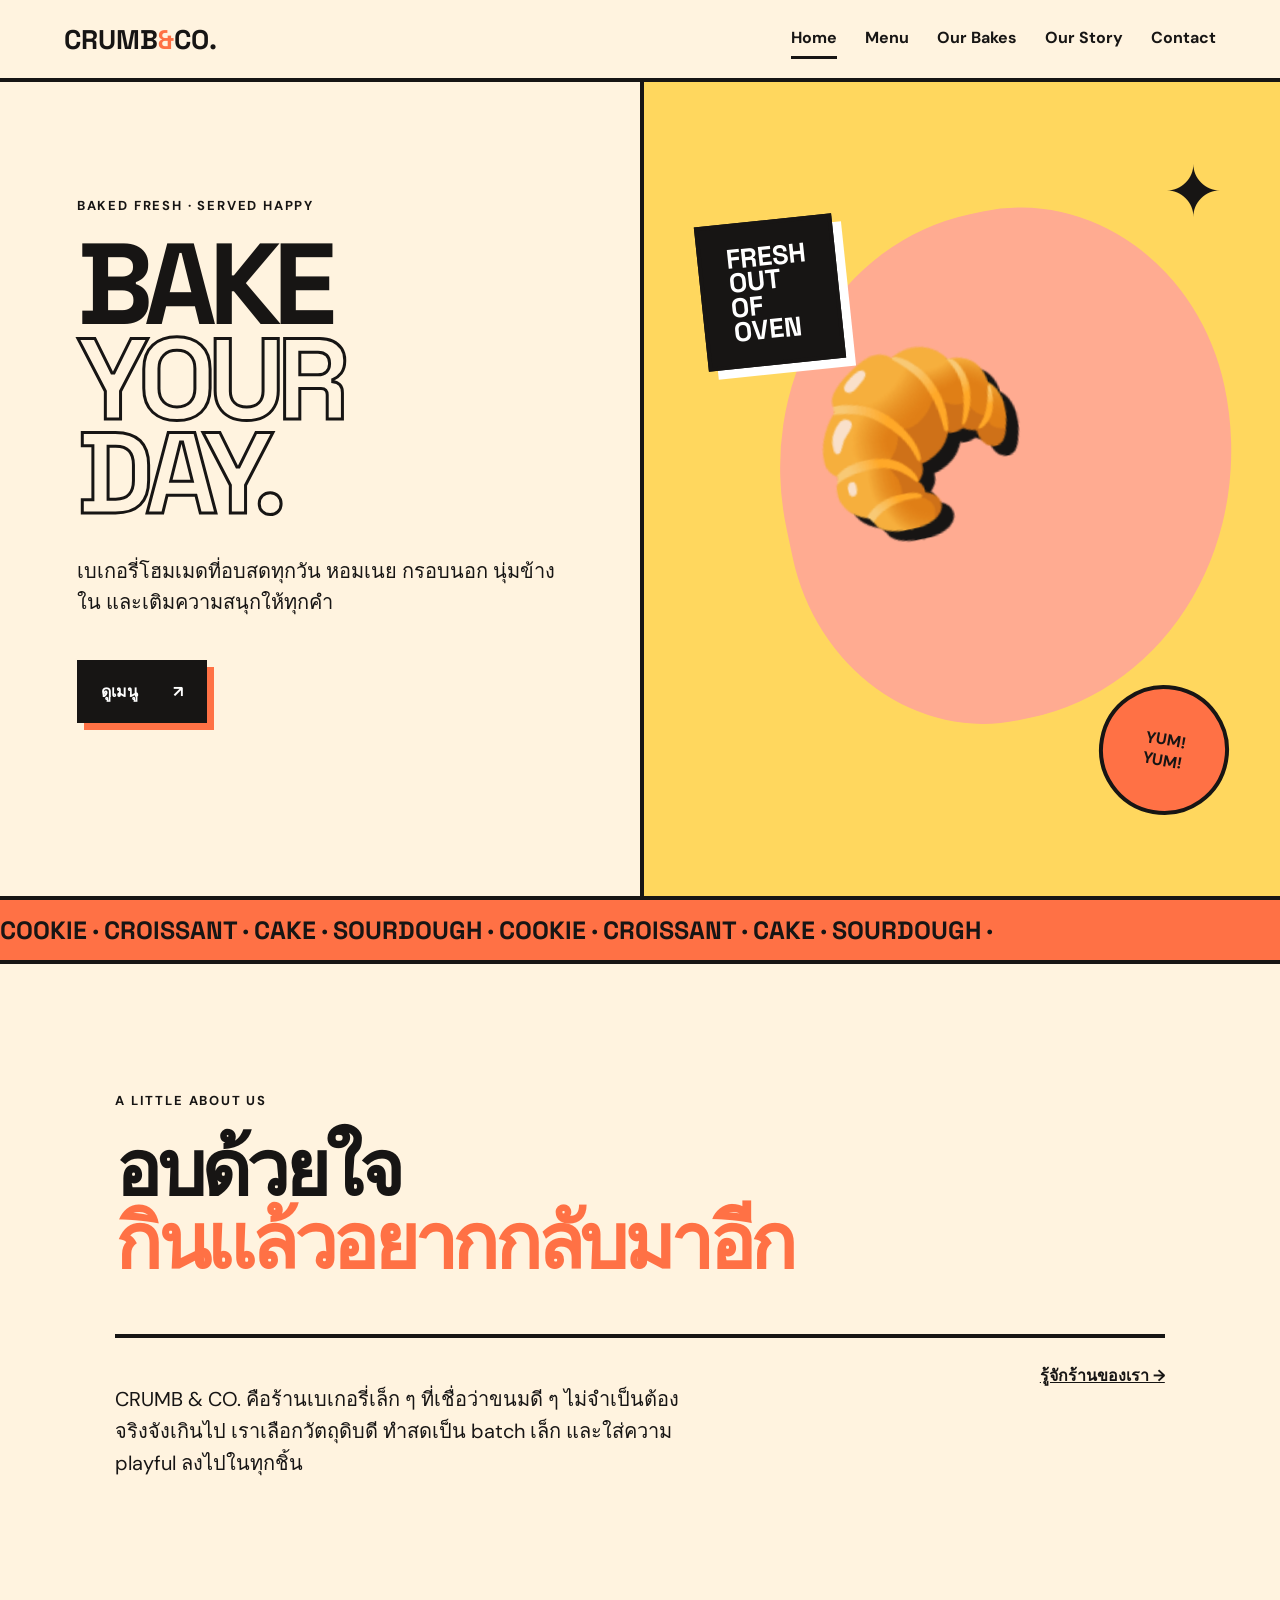
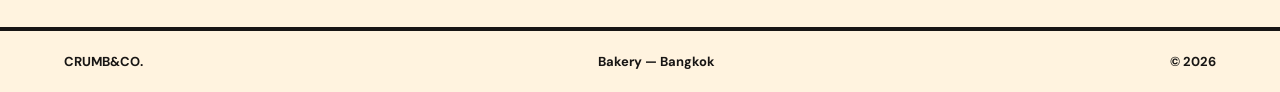
<file: index.html>
<!doctype html>
<html lang="th">
<head>
<meta charset="utf-8"><meta name="viewport" content="width=device-width,initial-scale=1">
<title>CRUMB & CO. — Bakery</title><link rel="stylesheet" href="style.css">
</head>
<body>
<header class="nav">
  <a class="logo" href="index.html">CRUMB<span>&</span>CO.</a>
  <nav><a class="active" href="index.html">Home</a><a href="services.html">Menu</a><a href="work.html">Our Bakes</a><a href="process.html">Our Story</a><a href="contact.html">Contact</a></nav>
  <button class="menu" aria-label="เปิดเมนู">☰</button>
</header>

<main>
<section class="hero">
  <div class="hero-copy">
    <p class="eyebrow">BAKED FRESH · SERVED HAPPY</p>
    <h1>BAKE<br><em>YOUR DAY.</em></h1>
    <p class="lead">เบเกอรี่โฮมเมดที่อบสดทุกวัน หอมเนย กรอบนอก นุ่มข้างใน และเติมความสนุกให้ทุกคำ</p>
    <a class="btn" href="services.html">ดูเมนู <span>↗</span></a>
  </div>
  <div class="hero-art">
    <div class="blob"></div><div class="sun">✦</div>
    <div class="bread">🥐</div>
    <div class="label">FRESH<br>OUT<br>OF<br>OVEN</div>
    <div class="sticker">YUM!<br>YUM!</div>
  </div>
</section>

<section class="marquee"><div>COOKIE · CROISSANT · CAKE · SOURDOUGH · COOKIE · CROISSANT · CAKE · SOURDOUGH ·</div></section>

<section class="intro">
  <p class="eyebrow">A LITTLE ABOUT US</p>
  <h2>อบด้วยใจ<br><span>กินแล้วอยากกลับมาอีก</span></h2>
  <div class="intro-grid">
    <p>CRUMB & CO. คือร้านเบเกอรี่เล็ก ๆ ที่เชื่อว่าขนมดี ๆ ไม่จำเป็นต้องจริงจังเกินไป เราเลือกวัตถุดิบดี ทำสดเป็น batch เล็ก และใส่ความ playful ลงไปในทุกชิ้น</p>
    <a class="text-link" href="process.html">รู้จักร้านของเรา →</a>
  </div>
</section>
</main>

<footer><span>CRUMB&CO.</span><span>Bakery — Bangkok</span><span>© 2026</span></footer>
<script src="script.js"></script>
</body></html>
</file>
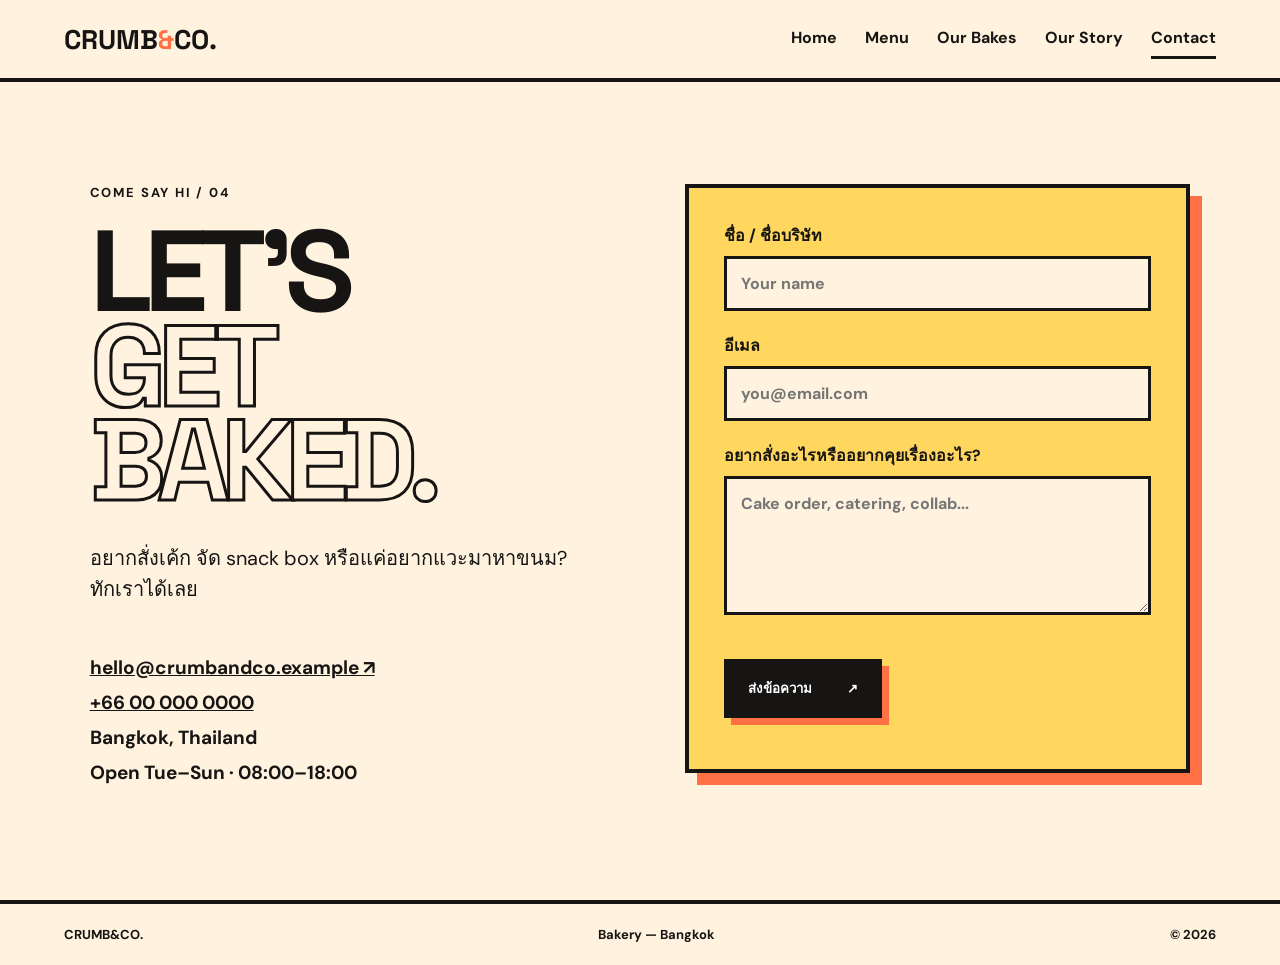
<file: contact.html>
<!doctype html>
<html lang="th"><head><meta charset="utf-8"><meta name="viewport" content="width=device-width,initial-scale=1">
<title>Contact — CRUMB & CO.</title><link rel="stylesheet" href="style.css"></head>
<body>
<header class="nav"><a class="logo" href="index.html">CRUMB<span>&</span>CO.</a>
<nav><a href="index.html">Home</a><a href="services.html">Menu</a><a href="work.html">Our Bakes</a><a href="process.html">Our Story</a><a class="active" href="contact.html">Contact</a></nav><button class="menu">☰</button></header>
<main class="contact-page">
<div><p class="eyebrow">COME SAY HI / 04</p><h1>LET'S<br><em>GET BAKED.</em></h1><p class="lead">อยากสั่งเค้ก จัด snack box หรือแค่อยากแวะมาหาขนม? ทักเราได้เลย</p>
<div class="contact-links"><a href="mailto:hello@crumbandco.example">hello@crumbandco.example ↗</a><a href="tel:+66000000000">+66 00 000 0000</a><span>Bangkok, Thailand</span><span>Open Tue–Sun · 08:00–18:00</span></div></div>
<form onsubmit="return sendForm(event)">
<label>ชื่อ / ชื่อบริษัท<input required placeholder="Your name"></label>
<label>อีเมล<input type="email" required placeholder="you@email.com"></label>
<label>อยากสั่งอะไรหรืออยากคุยเรื่องอะไร?<textarea required rows="5" placeholder="Cake order, catering, collab..."></textarea></label>
<button class="btn" type="submit">ส่งข้อความ <span>↗</span></button><p id="form-note"></p>
</form>
</main>
<footer><span>CRUMB&CO.</span><span>Bakery — Bangkok</span><span>© 2026</span></footer><script src="script.js"></script></body></html>
</file>
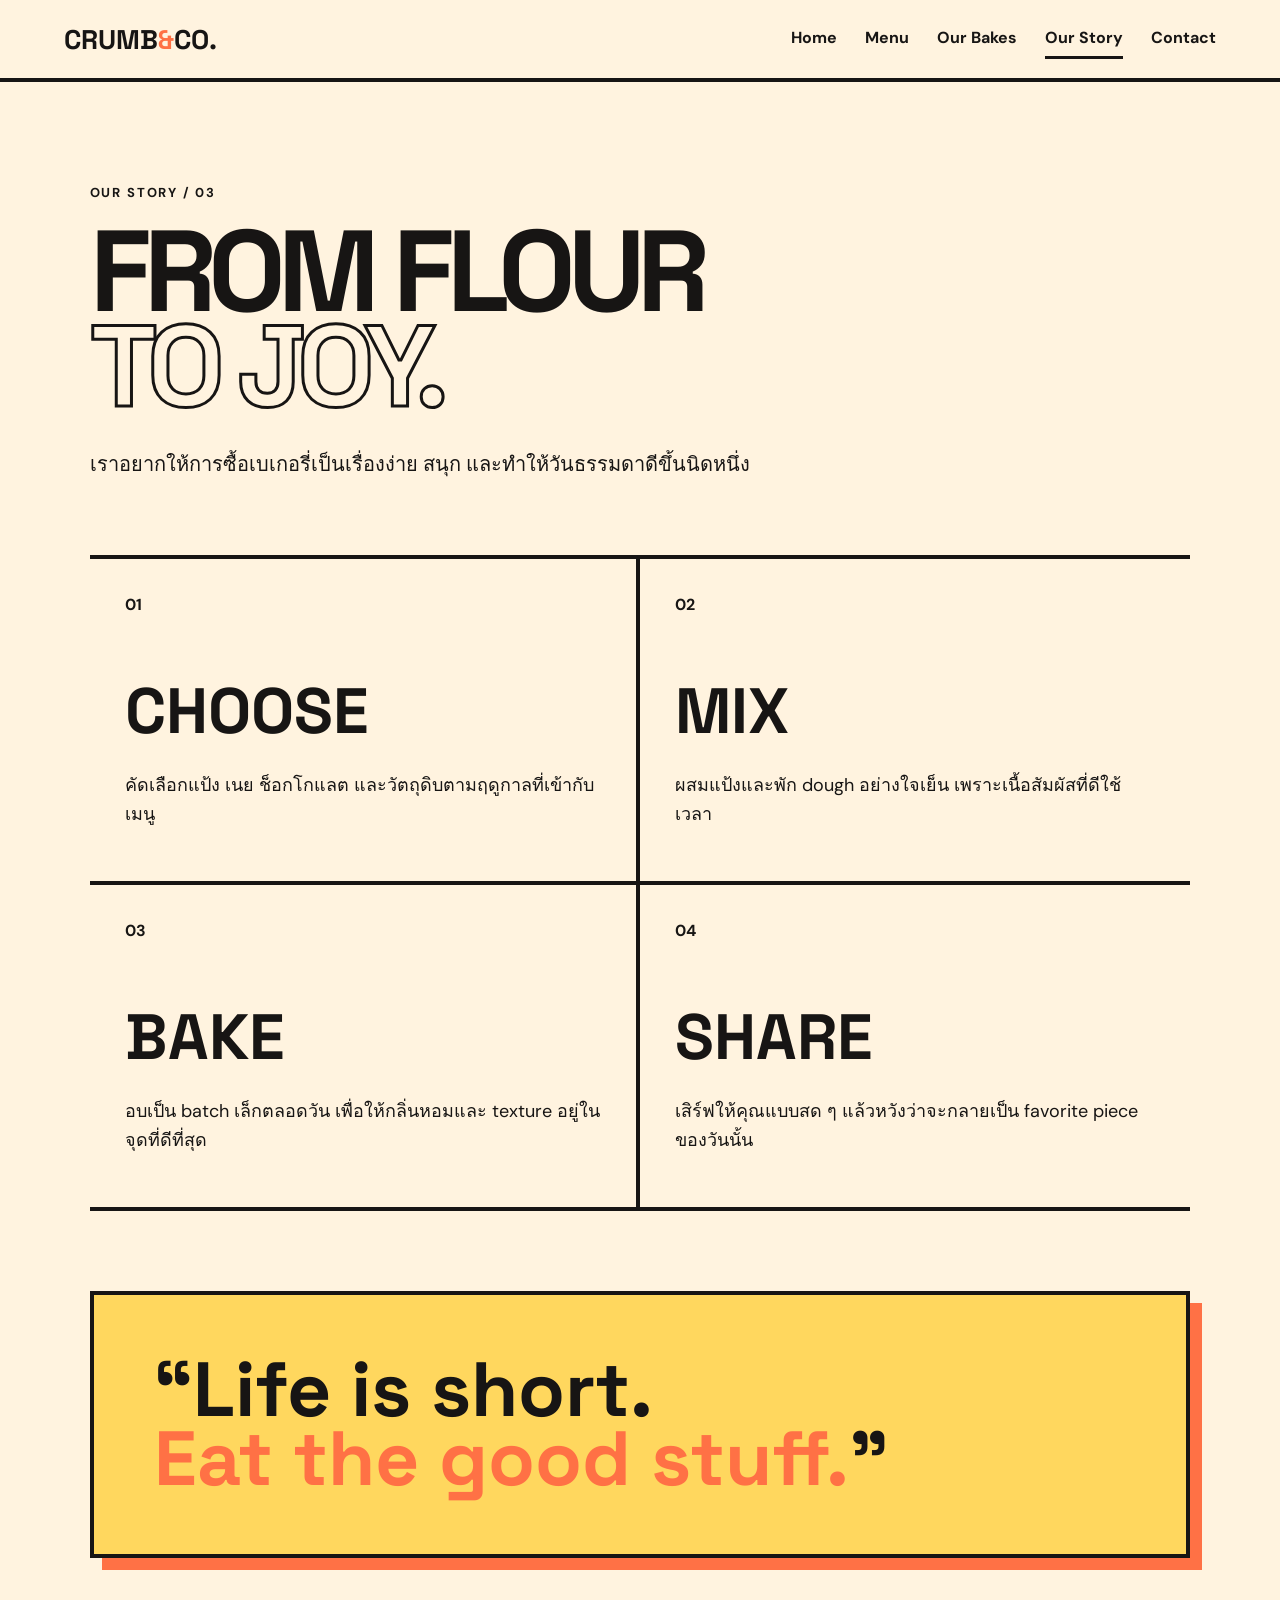
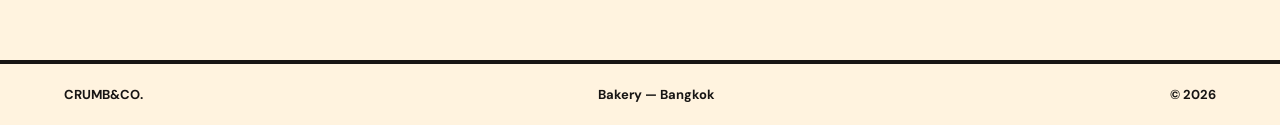
<file: process.html>
<!doctype html>
<html lang="th"><head><meta charset="utf-8"><meta name="viewport" content="width=device-width,initial-scale=1">
<title>Our Story — CRUMB & CO.</title><link rel="stylesheet" href="style.css"></head>
<body>
<header class="nav"><a class="logo" href="index.html">CRUMB<span>&</span>CO.</a>
<nav><a href="index.html">Home</a><a href="services.html">Menu</a><a href="work.html">Our Bakes</a><a class="active" href="process.html">Our Story</a><a href="contact.html">Contact</a></nav><button class="menu">☰</button></header>
<main class="page">
<section class="page-head"><p class="eyebrow">OUR STORY / 03</p><h1>FROM FLOUR<br><em>TO JOY.</em></h1><p>เราอยากให้การซื้อเบเกอรี่เป็นเรื่องง่าย สนุก และทำให้วันธรรมดาดีขึ้นนิดหนึ่ง</p></section>
<section class="steps">
<div><span>01</span><h2>CHOOSE</h2><p>คัดเลือกแป้ง เนย ช็อกโกแลต และวัตถุดิบตามฤดูกาลที่เข้ากับเมนู</p></div>
<div><span>02</span><h2>MIX</h2><p>ผสมแป้งและพัก dough อย่างใจเย็น เพราะเนื้อสัมผัสที่ดีใช้เวลา</p></div>
<div><span>03</span><h2>BAKE</h2><p>อบเป็น batch เล็กตลอดวัน เพื่อให้กลิ่นหอมและ texture อยู่ในจุดที่ดีที่สุด</p></div>
<div><span>04</span><h2>SHARE</h2><p>เสิร์ฟให้คุณแบบสด ๆ แล้วหวังว่าจะกลายเป็น favorite piece ของวันนั้น</p></div>
</section>
<div class="quote">“Life is short.<br><em>Eat the good stuff.</em>”</div>
</main>
<footer><span>CRUMB&CO.</span><span>Bakery — Bangkok</span><span>© 2026</span></footer><script src="script.js"></script></body></html>
</file>
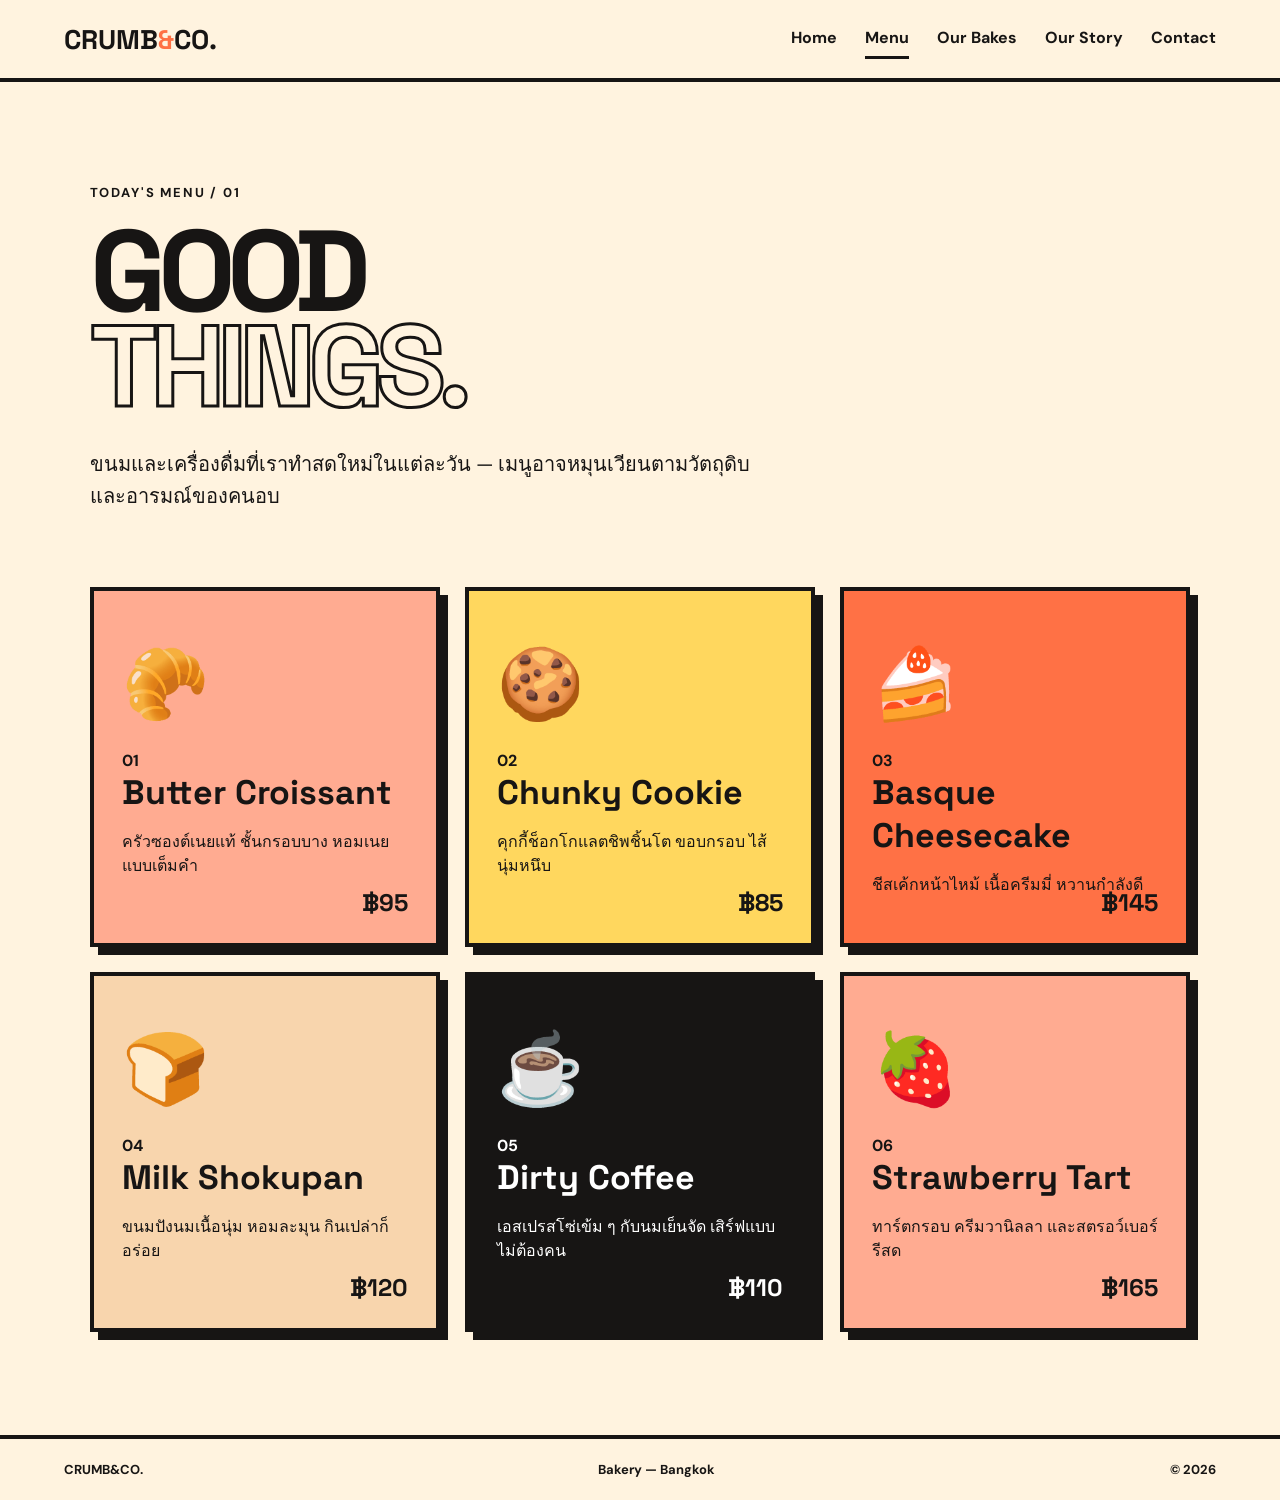
<file: services.html>
<!doctype html>
<html lang="th"><head><meta charset="utf-8"><meta name="viewport" content="width=device-width,initial-scale=1">
<title>Menu — CRUMB & CO.</title><link rel="stylesheet" href="style.css"></head>
<body>
<header class="nav"><a class="logo" href="index.html">CRUMB<span>&</span>CO.</a>
<nav><a href="index.html">Home</a><a class="active" href="services.html">Menu</a><a href="work.html">Our Bakes</a><a href="process.html">Our Story</a><a href="contact.html">Contact</a></nav><button class="menu">☰</button></header>
<main class="page">
<section class="page-head"><p class="eyebrow">TODAY'S MENU / 01</p><h1>GOOD<br><em>THINGS.</em></h1><p>ขนมและเครื่องดื่มที่เราทำสดใหม่ในแต่ละวัน — เมนูอาจหมุนเวียนตามวัตถุดิบและอารมณ์ของคนอบ</p></section>
<section class="menu-grid">
<article class="food-card peach"><div class="food-icon">🥐</div><span>01</span><h2>Butter Croissant</h2><p>ครัวซองต์เนยแท้ ชั้นกรอบบาง หอมเนยแบบเต็มคำ</p><b>฿95</b></article>
<article class="food-card yellow"><div class="food-icon">🍪</div><span>02</span><h2>Chunky Cookie</h2><p>คุกกี้ช็อกโกแลตชิพชิ้นโต ขอบกรอบ ไส้นุ่มหนึบ</p><b>฿85</b></article>
<article class="food-card orange"><div class="food-icon">🍰</div><span>03</span><h2>Basque Cheesecake</h2><p>ชีสเค้กหน้าไหม้ เนื้อครีมมี่ หวานกำลังดี</p><b>฿145</b></article>
<article class="food-card cream"><div class="food-icon">🍞</div><span>04</span><h2>Milk Shokupan</h2><p>ขนมปังนมเนื้อนุ่ม หอมละมุน กินเปล่าก็อร่อย</p><b>฿120</b></article>
<article class="food-card black"><div class="food-icon">☕</div><span>05</span><h2>Dirty Coffee</h2><p>เอสเปรสโซ่เข้ม ๆ กับนมเย็นจัด เสิร์ฟแบบไม่ต้องคน</p><b>฿110</b></article>
<article class="food-card peach"><div class="food-icon">🍓</div><span>06</span><h2>Strawberry Tart</h2><p>ทาร์ตกรอบ ครีมวานิลลา และสตรอว์เบอร์รีสด</p><b>฿165</b></article>
</section>
</main>
<footer><span>CRUMB&CO.</span><span>Bakery — Bangkok</span><span>© 2026</span></footer><script src="script.js"></script></body></html>
</file>
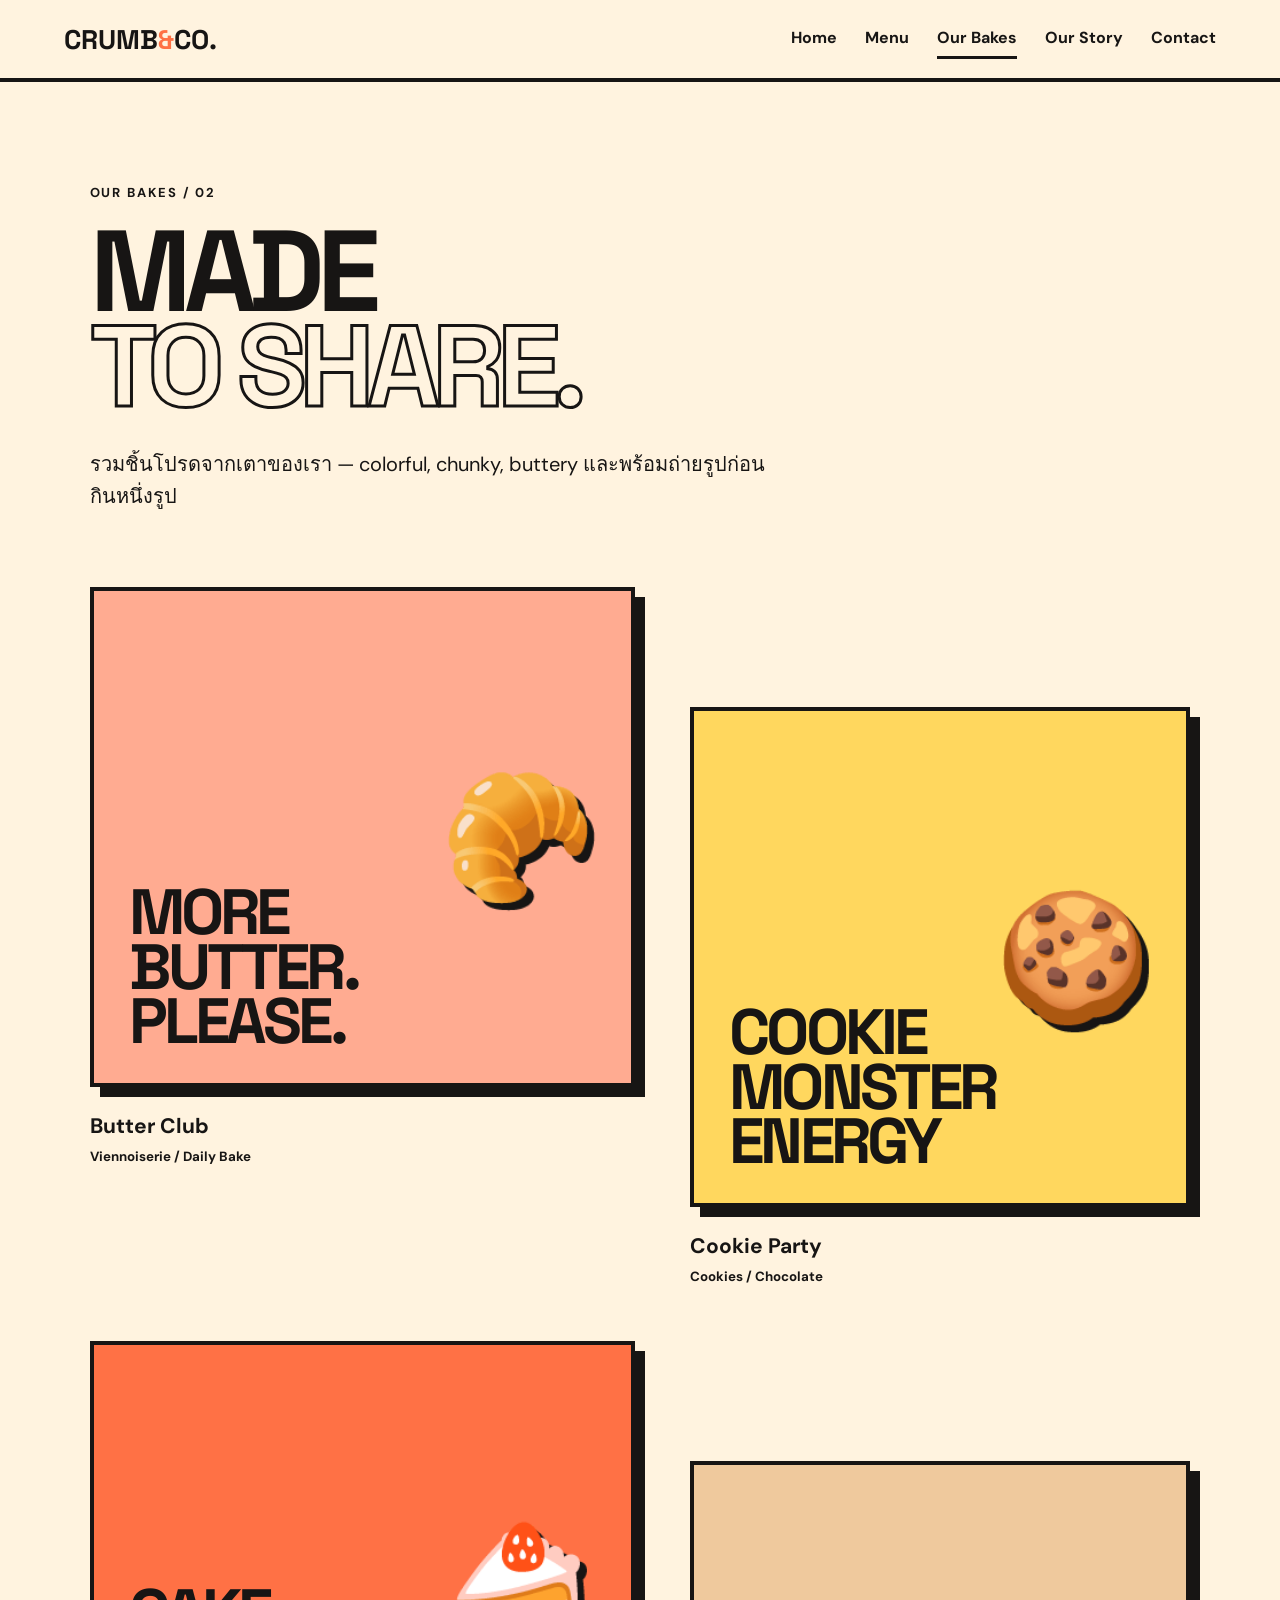
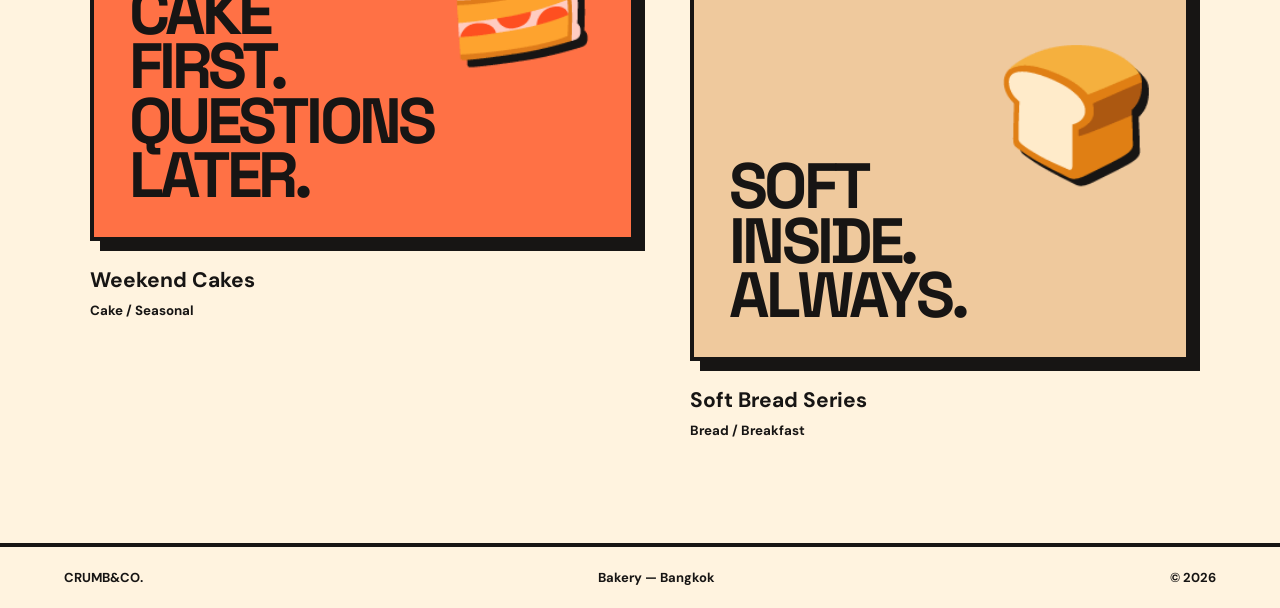
<file: work.html>
<!doctype html>
<html lang="th"><head><meta charset="utf-8"><meta name="viewport" content="width=device-width,initial-scale=1">
<title>Our Bakes — CRUMB & CO.</title><link rel="stylesheet" href="style.css"></head>
<body>
<header class="nav"><a class="logo" href="index.html">CRUMB<span>&</span>CO.</a>
<nav><a href="index.html">Home</a><a href="services.html">Menu</a><a class="active" href="work.html">Our Bakes</a><a href="process.html">Our Story</a><a href="contact.html">Contact</a></nav><button class="menu">☰</button></header>
<main class="page">
<section class="page-head"><p class="eyebrow">OUR BAKES / 02</p><h1>MADE<br><em>TO SHARE.</em></h1><p>รวมชิ้นโปรดจากเตาของเรา — colorful, chunky, buttery และพร้อมถ่ายรูปก่อนกินหนึ่งรูป</p></section>
<section class="gallery">
<div class="project"><div class="bake-image bake1"><span>MORE<br>BUTTER.<br>PLEASE.</span><i>🥐</i></div><h3>Butter Club</h3><small>Viennoiserie / Daily Bake</small></div>
<div class="project down"><div class="bake-image bake2"><span>COOKIE<br>MONSTER<br>ENERGY</span><i>🍪</i></div><h3>Cookie Party</h3><small>Cookies / Chocolate</small></div>
<div class="project"><div class="bake-image bake3"><span>CAKE<br>FIRST.<br>QUESTIONS LATER.</span><i>🍰</i></div><h3>Weekend Cakes</h3><small>Cake / Seasonal</small></div>
<div class="project down"><div class="bake-image bake4"><span>SOFT<br>INSIDE.<br>ALWAYS.</span><i>🍞</i></div><h3>Soft Bread Series</h3><small>Bread / Breakfast</small></div>
</section>
</main>
<footer><span>CRUMB&CO.</span><span>Bakery — Bangkok</span><span>© 2026</span></footer><script src="script.js"></script></body></html>
</file>
<file: style.css>
@import url('https://fonts.googleapis.com/css2?family=DM+Sans:wght@400;500;700&family=Space+Grotesk:wght@500;600;700&display=swap');
:root{--peach:#ffab91;--orange:#ff7145;--yellow:#ffd75e;--cream:#fff3df;--black:#171514;--line:4px solid var(--black)}
*{box-sizing:border-box}html{scroll-behavior:smooth}body{margin:0;background:var(--cream);color:var(--black);font-family:'DM Sans',sans-serif}
.nav{height:82px;border-bottom:var(--line);display:flex;align-items:center;justify-content:space-between;padding:0 5vw;background:var(--cream);position:sticky;top:0;z-index:10}
.logo{font:700 27px 'Space Grotesk';text-decoration:none;color:var(--black)}.logo span{color:var(--orange)}
nav{display:flex;gap:28px}nav a{color:var(--black);text-decoration:none;font-weight:700;padding:8px 0;border-bottom:3px solid transparent}nav a:hover,nav a.active{border-color:var(--black)}
.menu{display:none;background:none;border:0;font-size:28px}.hero{min-height:calc(100vh - 82px);display:grid;grid-template-columns:1fr 1fr;border-bottom:var(--line);overflow:hidden}
.hero-copy{padding:9vw 6vw 7vw}.eyebrow{font-size:13px;font-weight:700;letter-spacing:.14em;margin:0 0 24px}
.hero h1,.page-head h1,.contact-page h1{font:700 clamp(62px,9vw,145px)/.82 'Space Grotesk';letter-spacing:-.07em;margin:0 0 34px}
.hero h1 em,.page-head h1 em,.contact-page h1 em{font-style:normal;-webkit-text-stroke:3px var(--black);color:transparent}
.lead{font-size:20px;line-height:1.55;max-width:590px}.btn{display:inline-flex;gap:35px;align-items:center;margin-top:22px;background:var(--black);color:white;border:var(--line);padding:15px 20px;font-weight:700;text-decoration:none;box-shadow:7px 7px 0 var(--orange);transition:.2s}
.btn:hover{transform:translate(4px,4px);box-shadow:3px 3px 0 var(--orange)}
.hero-art{position:relative;background:var(--yellow);border-left:var(--line);min-height:600px}.blob{position:absolute;width:72%;height:62%;right:7%;top:16%;background:var(--peach);border-radius:55% 45% 58% 42%;transform:rotate(-12deg)}
.sun{position:absolute;top:8%;right:9%;font-size:70px}.bread{position:absolute;font-size:170px;left:26%;top:30%;transform:rotate(-12deg);filter:drop-shadow(10px 12px 0 var(--black))}
.label{position:absolute;left:9%;top:17%;background:var(--black);color:white;border:var(--line);padding:20px 25px;font:700 27px/.9 'Space Grotesk';transform:rotate(-6deg);box-shadow:9px 9px 0 white}
.sticker{position:absolute;bottom:10%;right:8%;background:var(--orange);border:var(--line);border-radius:50%;width:130px;height:130px;display:grid;place-content:center;text-align:center;font-weight:700;transform:rotate(10deg)}
.marquee{overflow:hidden;background:var(--orange);border-bottom:var(--line);padding:14px 0;font:700 25px 'Space Grotesk';white-space:nowrap}.marquee div{animation:slide 16s linear infinite}@keyframes slide{to{transform:translateX(-30%)}}
.intro{padding:10vw 9vw}.intro h2{font:700 clamp(42px,6vw,90px)/.95 'Space Grotesk';letter-spacing:-.06em;margin:0 0 55px}.intro h2 span{color:var(--orange)}
.intro-grid{display:flex;justify-content:space-between;gap:30px;border-top:var(--line);padding-top:25px}.intro-grid p{max-width:570px;font-size:20px}.text-link{color:var(--black);font-weight:700}
.page{padding:8vw 7vw}.page-head{max-width:1100px;margin-bottom:75px}.page-head>p:last-child{font-size:20px;max-width:680px}
.menu-grid{display:grid;grid-template-columns:repeat(3,1fr);gap:25px}.food-card{border:var(--line);padding:28px;min-height:360px;box-shadow:8px 8px 0 var(--black);transition:.25s;position:relative}
.food-card:hover{transform:translateY(-8px) rotate(-1deg);box-shadow:12px 12px 0 var(--black)}.food-card span{font-weight:700}.food-icon{font-size:70px;margin:20px 0}.food-card h2{font:700 34px 'Space Grotesk';margin:0 0 10px}.food-card p{font-size:16px;line-height:1.5}.food-card b{position:absolute;bottom:25px;right:28px;font:700 24px 'Space Grotesk'}.peach{background:var(--peach)}.yellow{background:var(--yellow)}.orange{background:var(--orange)}.cream{background:#f8d5ad}.black{background:var(--black);color:white}
.gallery{display:grid;grid-template-columns:1.1fr .9fr;gap:55px}.project.down{padding-top:120px}.bake-image{height:500px;border:var(--line);display:flex;align-items:flex-end;justify-content:space-between;padding:35px;box-shadow:10px 10px 0 var(--black);transition:.3s;overflow:hidden}.project:hover .bake-image{transform:rotate(-2deg) translateY(-8px)}
.bake-image span{font:700 clamp(40px,5vw,75px)/.85 'Space Grotesk';letter-spacing:-.06em}.bake-image i{font-style:normal;font-size:125px;align-self:center;filter:drop-shadow(7px 7px 0 var(--black))}
.bake1{background:var(--peach)}.bake2{background:var(--yellow)}.bake3{background:var(--orange)}.bake4{background:#efc99d}.project h3{font-size:21px;margin:25px 0 5px}.project small{font-weight:700}
.steps{display:grid;grid-template-columns:repeat(2,1fr);border-top:var(--line)}.steps>div{min-height:300px;border-bottom:var(--line);border-right:var(--line);padding:35px}.steps>div:nth-child(even){border-right:0}.steps span{font-weight:700}.steps h2{font:700 clamp(35px,5vw,70px) 'Space Grotesk';margin:55px 0 15px}.steps p{max-width:500px;font-size:18px}
.quote{margin-top:80px;border:var(--line);background:var(--yellow);padding:60px;font:700 clamp(38px,6vw,85px)/.9 'Space Grotesk';box-shadow:12px 12px 0 var(--orange)}.quote em{color:var(--orange);font-style:normal}
.contact-page{min-height:calc(100vh - 82px);display:grid;grid-template-columns:1fr 1fr;gap:7vw;padding:8vw 7vw}.contact-links{display:grid;gap:10px;margin-top:50px}.contact-links a,.contact-links span{font-size:19px;color:var(--black);font-weight:700}.contact-links a:hover{color:var(--orange)}
form{border:var(--line);background:var(--yellow);padding:35px;box-shadow:12px 12px 0 var(--orange);align-self:start}label{display:block;font-weight:700;margin-bottom:22px}input,textarea{display:block;width:100%;margin-top:8px;border:3px solid var(--black);background:var(--cream);padding:14px;font:inherit}textarea{resize:vertical}#form-note{font-weight:700}
footer{border-top:var(--line);display:flex;justify-content:space-between;padding:22px 5vw;font-size:13px;font-weight:700}
@media(max-width:850px){.nav{height:70px}.nav nav{display:none;position:absolute;top:70px;left:0;right:0;background:var(--cream);border-bottom:var(--line);padding:20px 7vw;flex-direction:column;gap:8px}.nav nav.open{display:flex}.menu{display:block}.hero{grid-template-columns:1fr}.hero-art{border-left:0;border-top:var(--line);min-height:470px}.hero-copy{padding:18vw 7vw 12vw}.bread{font-size:120px}.label{font-size:21px}.menu-grid{grid-template-columns:1fr 1fr}.gallery{grid-template-columns:1fr;gap:45px}.project.down{padding-top:0}.fakeimg,.bake-image{height:390px}.steps{grid-template-columns:1fr}.steps>div,.steps>div:nth-child(even){border-right:0}.page{padding:15vw 7vw}.contact-page{display:block;padding:15vw 7vw}.contact-page form{margin-top:60px}footer{gap:12px;flex-wrap:wrap}}
@media(max-width:560px){.menu-grid{grid-template-columns:1fr}.food-card{min-height:330px}.hero h1,.page-head h1,.contact-page h1{font-size:58px}.bread{left:22%;font-size:100px}}
</file>
